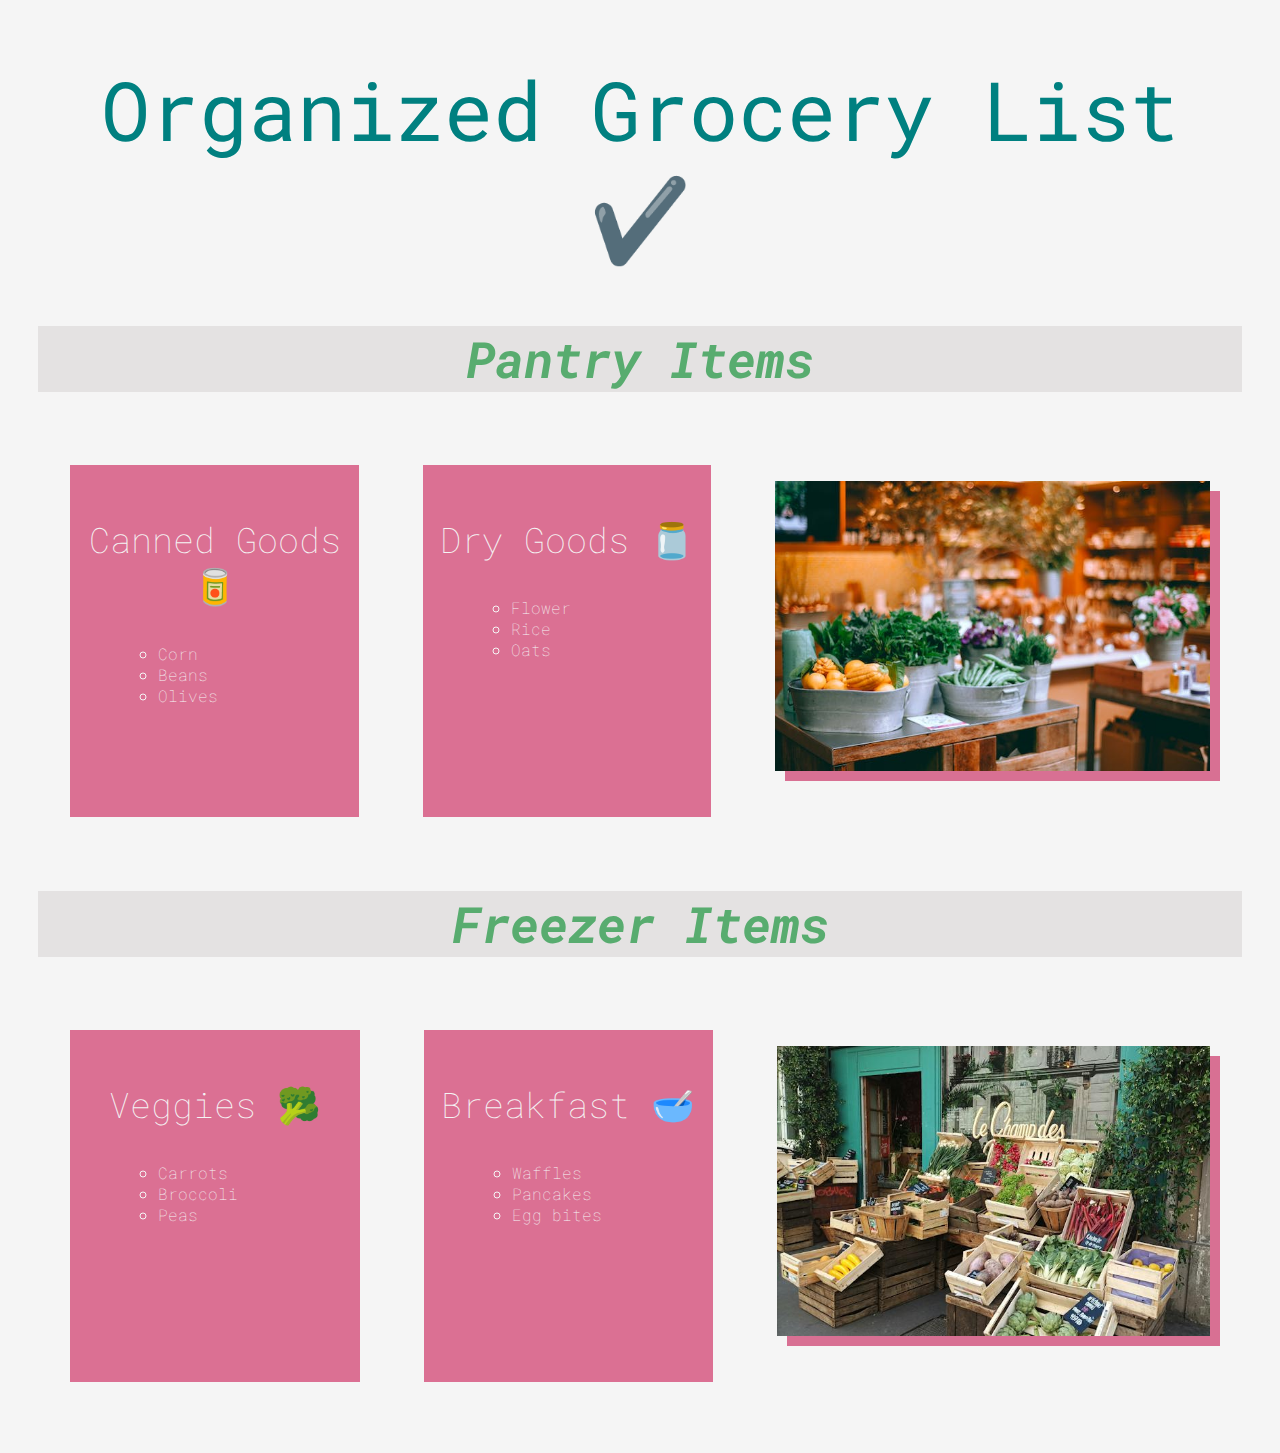
<file: index.html>
<!DOCTYPE html>
<html lang="en">
  <head>
    <meta charset="UTF-8" />
    <meta name="viewport" content="width=device-width, initial-scale=1.0" />
    <link rel="preconnect" href="https://fonts.googleapis.com" />
    <link rel="preconnect" href="https://fonts.gstatic.com" crossorigin />
    <link rel="preconnect" href="https://fonts.googleapis.com" />
    <link rel="preconnect" href="https://fonts.gstatic.com" crossorigin />
    <link
      href="https://fonts.googleapis.com/css2?family=Roboto+Mono:ital,wght@0,100;0,400;1,100;1,300&display=swap"
      rel="stylesheet"
    />
    <title>Grocery List</title>
    <link rel="stylesheet" href="./style.css" />

    <style>
      h1 {
        font-family: "Roboto Mono", monospace;
        font-weight: 400;
        font-size: 82px;
        text-align: center;
        font-style: bold;
        color: teal;
      }
    </style>
  </head>
  <body
    style="
      margin: 3%;
      background-color: whitesmoke;
      text-align: left;
      box-sizing: border-box;
    "
  >
    <header>
      <h1>Organized Grocery List ✔️</h1>
    </header>
    <main>
      <section>
        <h2>Pantry Items</h2>
        <div class="container">
          <div class="box">
            <h3>Canned Goods 🥫</h3>
            <ul>
              <li>Corn</li>
              <li>Beans</li>
              <li>Olives</li>
            </ul>
          </div>
          <div class="box">
            <h3>Dry Goods 🫙</h3>
            <ul>
              <li>Flower</li>
              <li>Rice</li>
              <li>Oats</li>
            </ul>
          </div>
          <div class="pic">
            <img src="./images/pic1.png" alt="Grocery store shelf." />
          </div>
        </div>
      </section>
      <section>
        <h2>Freezer Items</h2>
        <div class="container">
          <div class="box">
            <h3>Veggies 🥦</h3>
            <ol>
              <li>Carrots</li>
              <li>Broccoli</li>
              <li>Peas</li>
            </ol>
          </div>
          <div class="box">
            <h3>Breakfast 🥣</h3>
            <ol>
              <li>Waffles</li>
              <li>Pancakes</li>
              <li>Egg bites</li>
            </ol>
          </div>
          <div class="pic">
            <img src="./images/pic2.png" alt="Grocery storefront " />
          </div>
        </div>
      </section>
    </main>
  </body>
</html>
</file>
<file: style.css>
h2 { 
    font-family: 'Roboto Mono', monospace;
    font-style: italic; 
    font-size: 50px;
    color: rgb(88, 172, 111);
    text-align: center;
    background-color: rgb(228, 226, 226);
}

h3 { 
    font-family:  'Roboto Mono', monospace;
    font-weight: lighter;
    font-size: 35px;
    text-align: center;
    color: whitesmoke;
}


li  {   
    font-family:  'Roboto Mono', monospace;
    font-weight: lighter;
    font-size: 20;
    color: whitesmoke;
    margin-left: 2rem;
   list-style-type: circle;
}

.container {    
    position: relative;
    display: flex;
    flex-direction: row;
    justify-content: center;
}

.box {  
    width: 22rem;
    height: 20rem;
    background-color: palevioletred;
    margin: 2rem;
    padding: 1rem;
    overflow: hidden;
}

.pic {
    padding-top: 1rem;
    margin: 2rem;
}
img {   
    height: 290px;
    box-shadow: 10px 10px rgba(216, 112, 147,1);
}
</file>
